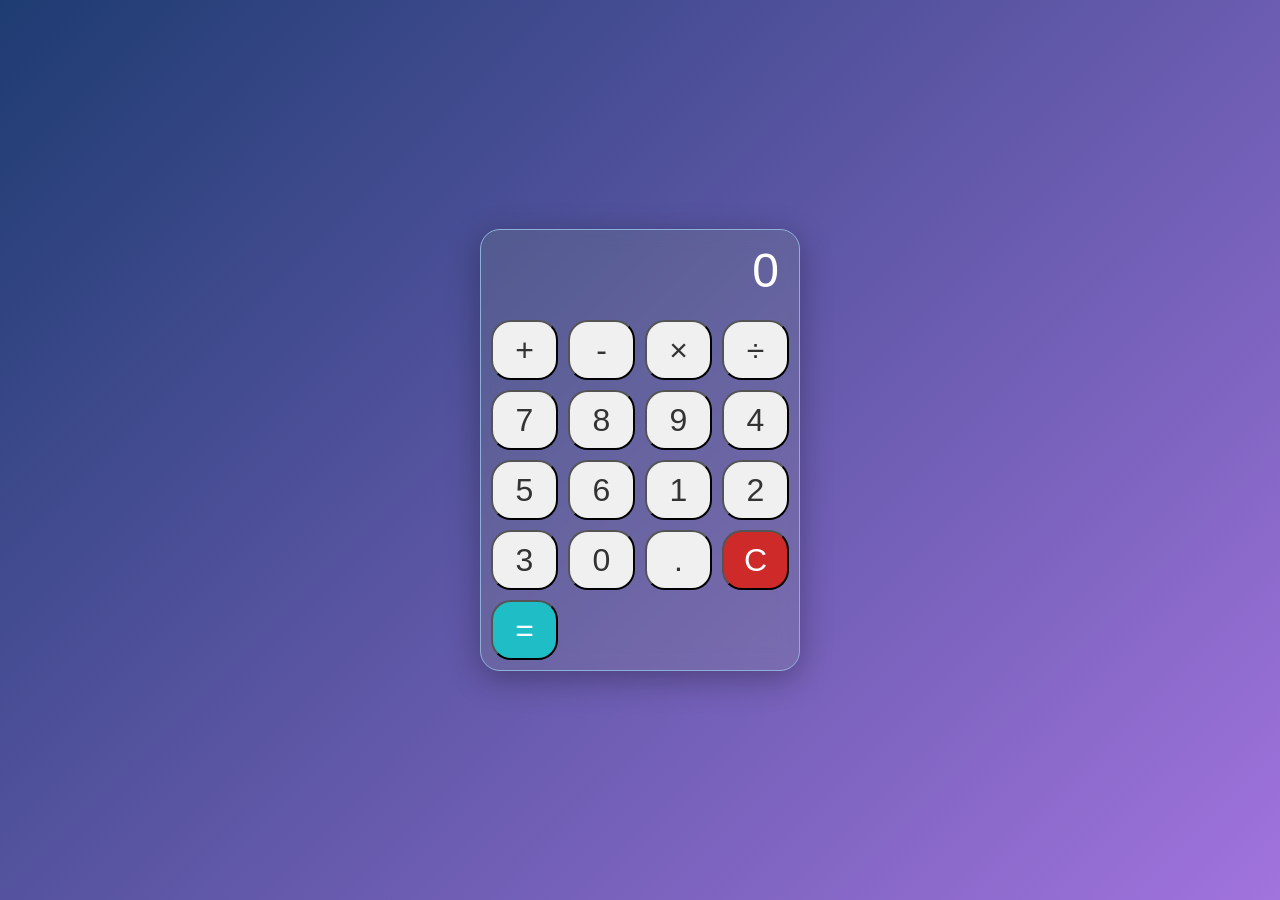
<file: OIBSIPPython-Task1-Calculator/index.html>
<!DOCTYPE html>
<html lang="en">
<head>
    <meta charset="UTF-8">
    <meta name="viewport" content="width=device-width, initial-scale=1.0">
    <title>My Calculator</title>
    <link rel="stylesheet" href="style.css" />
    <script src="script.js" defer></script>
</head>
<body>
    <div class="container">
        <input type="text" class="screen" disabled />
        <div class="keys">
            <button class="operator" value="+">+</button>
            <button class="operator" value="-">-</button>
            <button class="operator" value="*">&#215;</button>
            <button class="operator" value="/">&#247;</button>

            <button value="7">7</button>
            <button value="8">8</button>
            <button value="9">9</button>

            <button value="4">4</button>
            <button value="5">5</button>        
            <button value="6">6</button>

            <button value="1">1</button>
            <button value="2">2</button>
            <button value="3">3</button>

            <button value="0">0</button>
            <button class="decimal" value=".">.</button>
            <button class="clear" value="C">C</button>

            <button class="equal-sign operator" value="=">=</button>
        </div>
    </div>
</body>
</html>
</file>
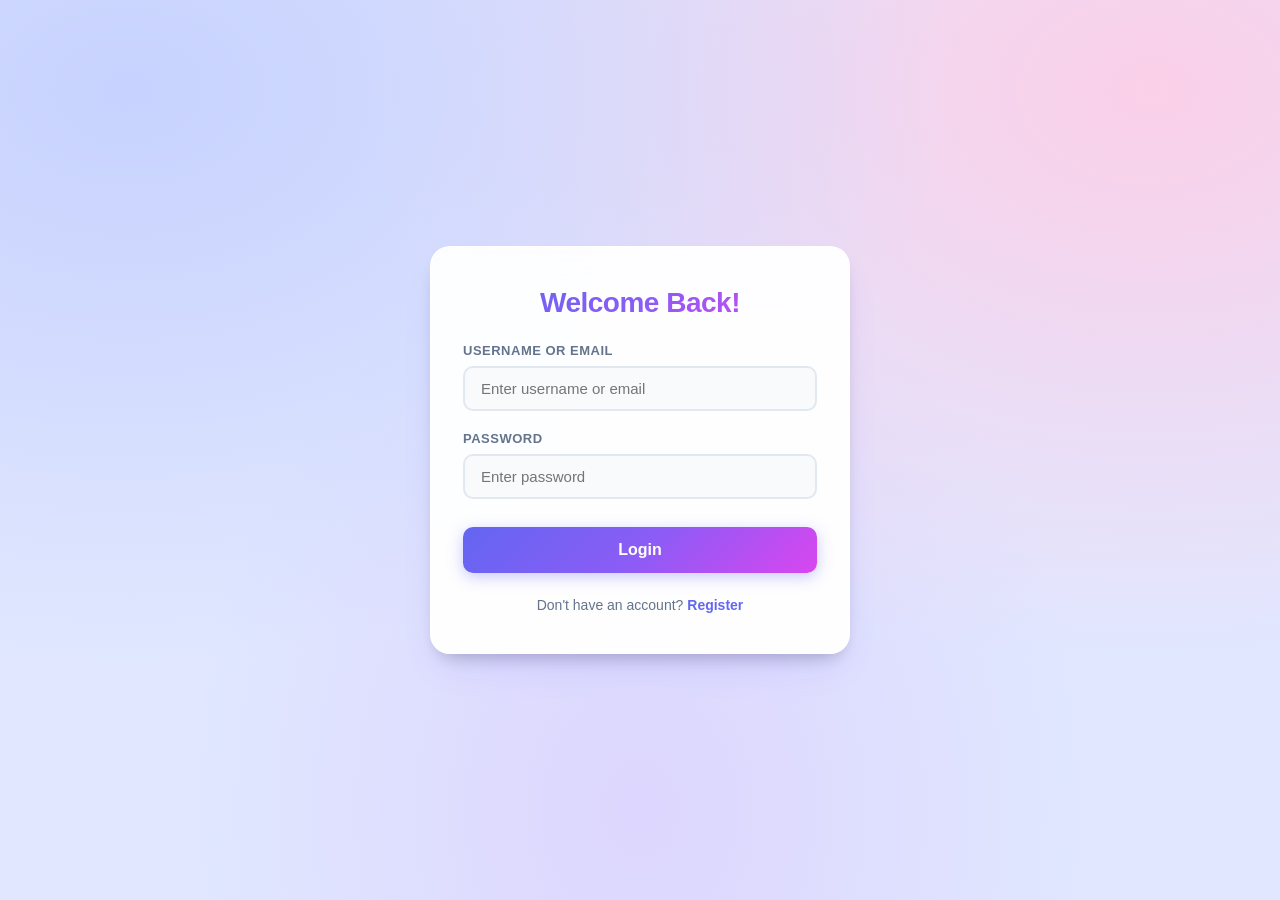
<file: OIBSIPPython-Task4-Login Authentication System/index.html>
<!DOCTYPE html>
<html lang="en">
<head>
  <meta charset="UTF-8">
  <meta name="viewport" content="width=device-width, initial-scale=1.0">
  <title>Authentication System</title>
  <link rel="stylesheet" href="style.css">
</head>
<body>
  <div class="container">
    
    <!-- Registration View -->
    <section id="registerView" class="auth-card">
      <h2>Create Account</h2>
      <div id="regError" class="message error hidden"></div>
      <div id="regSuccess" class="message success hidden"></div>

      <form id="registerForm" novalidate>
        <div class="form-group">
          <label for="regUsername">Username</label>
          <input type="text" id="regUsername" placeholder="e.g. johndoe" required>
        </div>

        <div class="form-group">
          <label for="regEmail">Email</label>
          <input type="email" id="regEmail" placeholder="e.g. john@example.com" required>
        </div>

        <div class="form-group">
          <label for="regPassword">Password</label>
          <input type="password" id="regPassword" placeholder="Min 8 chars, 1 number" required>
        </div>

        <button type="submit" class="btn primary">Register</button>
      </form>

      <p class="switch-text">
        Already have an account? <a href="#" id="toLogin">Log In</a>
      </p>
    </section>

    <!-- Login View -->
    <section id="loginView" class="auth-card hidden">
      <h2>Welcome Back!</h2>
      <div id="loginError" class="message error hidden"></div>

      <form id="loginForm" novalidate>
        <div class="form-group">
          <label for="loginIdentifier">Username or Email</label>
          <input type="text" id="loginIdentifier" placeholder="Enter username or email" required>
        </div>

        <div class="form-group">
          <label for="loginPassword">Password</label>
          <input type="password" id="loginPassword" placeholder="Enter password" required>
        </div>

        <button type="submit" class="btn primary">Login</button>
      </form>

      <p class="switch-text">
        Don't have an account? <a href="#" id="toRegister">Register</a>
      </p>
    </section>

    <!-- Protected Dashboard View -->
    <section id="dashboardView" class="auth-card hidden">
      <h2>Protected Dashboard</h2>
      <p class="welcome-text">Welcome back, <strong id="userDisplay">User</strong>!</p>
      
      <div class="dashboard-content">
        <p>🔒 You have successfully authenticated and accessed a restricted session page.</p>
      </div>

      <button id="logoutBtn" class="btn danger">Logout</button>
    </section>

  </div>

  <script src="script.js"></script>
</body>
</html>
</file>
<file: OIBSIPPython-Task1-Calculator/style.css>
* {
    margin: 0;
    padding: 0;
    box-sizing: border-box;
}

body {
    background: linear-gradient(135deg, #1e3c72 0%, #a173dd 100%);
    min-height: 100vh;
}

.container {
    border: 1px solid rgb(144, 175, 216);
    border-radius: 20px;
    position: absolute;
    top: 50%;
    left: 50%;
    transform: translate(-50%, -50%);
    width: 320px;
    background-color: rgba(164, 201, 95, 0.1);
    backdrop-filter: blur(10px);
    box-shadow: 0 8px 32px rgba(0, 0, 0, 0.3);
}

.screen {
    width: 100%;
    border-top-left-radius: 20px;
    border-top-right-radius: 20px;
    font-size: 3rem;
    height: 80px;
    background-color: transparent;
    border: none;
    color: #fff;
    text-align: right;
    padding-right: 20px;
    padding-left: 10px;
}

.keys {
    display: grid;
    grid-template-columns: repeat(4, 1fr);
    gap: 10px;
    padding: 10px;
}

button {
    height: 60px;
    border-radius: 20px;
    background-color: #f0f0f0;git config --global user.email "your-email@example.com"
    border: 1px solid #ccc;
    font-size: 2rem;
    color: #333;
    cursor: pointer;
    transition: background-color 0.2s ease;
}

button:hover {
    background-color: #e0e0e0;
}

.clear {
    background-color: #ce2a2a;
    color: #fff;
}

.clear:hover {
    background-color: #ff4d4d;
}

.equal-sign {
    background-color: #1fbec6;
    color: #fff;
}

.equal-sign:hover {
    background-color: #199da4;
}
</file>
<file: OIBSIPPython-Task4-Login Authentication System/style.css>
/* ==========================================================================
   Global Theme & CSS Variables
   ========================================================================== */
:root {
  /* Color Palette */
  --primary-gradient: linear-gradient(135deg, #6366f1 0%, #8b5cf6 50%, #d946ef 100%);
  --primary-color: #6366f1;
  --primary-hover: #4f46e5;
  
  --danger-gradient: linear-gradient(135deg, #ef4444 0%, #f43f5e 100%);
  --danger-hover: #dc2626;

  --bg-gradient: radial-gradient(at 0% 0%, hsla(253, 16%, 7%, 1) 0, transparent 50%),
                 radial-gradient(at 50% 0%, hsla(225, 39%, 30%, 1) 0, transparent 50%),
                 radial-gradient(at 100% 0%, hsla(339, 49%, 30%, 1) 0, transparent 50%);
  --body-bg: #0f172a;

  --card-bg: rgba(255, 255, 255, 0.95);
  --text-main: #0f172a;
  --text-muted: #64748b;
  --border-color: #e2e8f0;
  
  /* Status Colors */
  --error-bg: #fef2f2;
  --error-border: #fca5a5;
  --error-text: #991b1b;
  
  --success-bg: #f0fdf4;
  --success-border: #86efac;
  --success-text: #166534;

  /* Shadows */
  --card-shadow: 0 20px 40px -15px rgba(99, 102, 241, 0.2),
                 0 10px 20px -10px rgba(0, 0, 0, 0.3);
}

/* ==========================================================================
   Base Styles
   ========================================================================== */
* {
  box-sizing: border-box;
  margin: 0;
  padding: 0;
  font-family: -apple-system, BlinkMacSystemFont, "Segoe UI", Roboto, "Helvetica Neue", Arial, sans-serif;
}

body {
  /* Colorful vibrant ambient background mesh */
  background-color: #e0e7ff;
  background-image: 
    radial-gradient(at 10% 10%, #c7d2fe 0px, transparent 50%),
    radial-gradient(at 90% 10%, #fbcfe8 0px, transparent 50%),
    radial-gradient(at 50% 90%, #ddd6fe 0px, transparent 50%);
  background-attachment: fixed;
  display: flex;
  justify-content: center;
  align-items: center;
  min-height: 100vh;
  padding: 20px;
}

.container {
  width: 100%;
  max-width: 420px;
}

/* ==========================================================================
   Auth Card (Glassmorphic & Elevated)
   ========================================================================== */
.auth-card {
  background: var(--card-bg);
  backdrop-filter: blur(16px);
  -webkit-backdrop-filter: blur(16px);
  padding: 40px 32px;
  border-radius: 20px;
  border: 1px solid rgba(255, 255, 255, 0.8);
  box-shadow: var(--card-shadow);
  transition: transform 0.3s ease, box-shadow 0.3s ease;
}

/* Gradient Title */
.auth-card h2 {
  margin-bottom: 24px;
  font-size: 28px;
  font-weight: 800;
  text-align: center;
  background: var(--primary-gradient);
  -webkit-background-clip: text;
  -webkit-text-fill-color: transparent;
  letter-spacing: -0.5px;
}

/* ==========================================================================
   Form Controls
   ========================================================================== */
.form-group {
  margin-bottom: 20px;
}

label {
  display: block;
  font-size: 13px;
  font-weight: 700;
  text-transform: uppercase;
  letter-spacing: 0.5px;
  margin-bottom: 8px;
  color: var(--text-muted);
}

input {
  width: 100%;
  padding: 12px 16px;
  background-color: #f8fafc;
  border: 2px solid var(--border-color);
  border-radius: 10px;
  font-size: 15px;
  color: var(--text-main);
  outline: none;
  transition: all 0.2s cubic-bezier(0.4, 0, 0.2, 1);
}

input:focus {
  background-color: #ffffff;
  border-color: var(--primary-color);
  box-shadow: 0 0 0 4px rgba(99, 102, 241, 0.2);
}

/* ==========================================================================
   Buttons
   ========================================================================== */
.btn {
  width: 100%;
  padding: 14px;
  font-size: 16px;
  font-weight: 700;
  border: none;
  border-radius: 10px;
  cursor: pointer;
  transition: all 0.25s ease;
  display: inline-block;
  text-align: center;
}

.btn.primary {
  background: var(--primary-gradient);
  color: white;
  margin-top: 8px;
  box-shadow: 0 4px 15px rgba(99, 102, 241, 0.35);
}

.btn.primary:hover {
  transform: translateY(-2px);
  box-shadow: 0 8px 25px rgba(99, 102, 241, 0.5);
}

.btn.primary:active {
  transform: translateY(0);
}

.btn.danger {
  background: var(--danger-gradient);
  color: white;
  margin-top: 24px;
  box-shadow: 0 4px 15px rgba(239, 68, 68, 0.3);
}

.btn.danger:hover {
  transform: translateY(-2px);
  box-shadow: 0 8px 25px rgba(239, 68, 68, 0.45);
}

.btn.danger:active {
  transform: translateY(0);
}

/* ==========================================================================
   Alert Messages
   ========================================================================== */
.message {
  padding: 12px 16px;
  border-radius: 10px;
  font-size: 14px;
  font-weight: 500;
  margin-bottom: 20px;
  line-height: 1.4;
  animation: fadeIn 0.3s ease-in-out;
}

.message.error {
  background-color: var(--error-bg);
  color: var(--error-text);
  border: 1px solid var(--error-border);
}

.message.success {
  background-color: var(--success-bg);
  color: var(--success-text);
  border: 1px solid var(--success-border);
}

/* ==========================================================================
   Links & Switcher Text
   ========================================================================== */
.switch-text {
  margin-top: 24px;
  text-align: center;
  font-size: 14px;
  color: var(--text-muted);
}

.switch-text a {
  color: var(--primary-color);
  text-decoration: none;
  font-weight: 700;
  transition: color 0.2s ease;
}

.switch-text a:hover {
  color: var(--primary-hover);
  text-decoration: underline;
}

/* ==========================================================================
   Dashboard View Elements
   ========================================================================== */
.welcome-text {
  text-align: center;
  font-size: 18px;
  color: var(--text-main);
  margin-bottom: 20px;
}

.welcome-text strong {
  background: var(--primary-gradient);
  -webkit-background-clip: text;
  -webkit-text-fill-color: transparent;
}

.dashboard-content {
  background: linear-gradient(135deg, #e0e7ff 0%, #f3e8ff 100%);
  border: 1px solid #c7d2fe;
  color: #3730a3;
  padding: 20px;
  border-radius: 12px;
  text-align: center;
  font-size: 15px;
  font-weight: 500;
  box-shadow: inset 0 2px 4px rgba(255, 255, 255, 0.6);
}

/* Utility */
.hidden {
  display: none !important;
}

@keyframes fadeIn {
  from {
    opacity: 0;
    transform: translateY(-6px);
  }
  to {
    opacity: 1;
    transform: translateY(0);
  }
}
</file>
